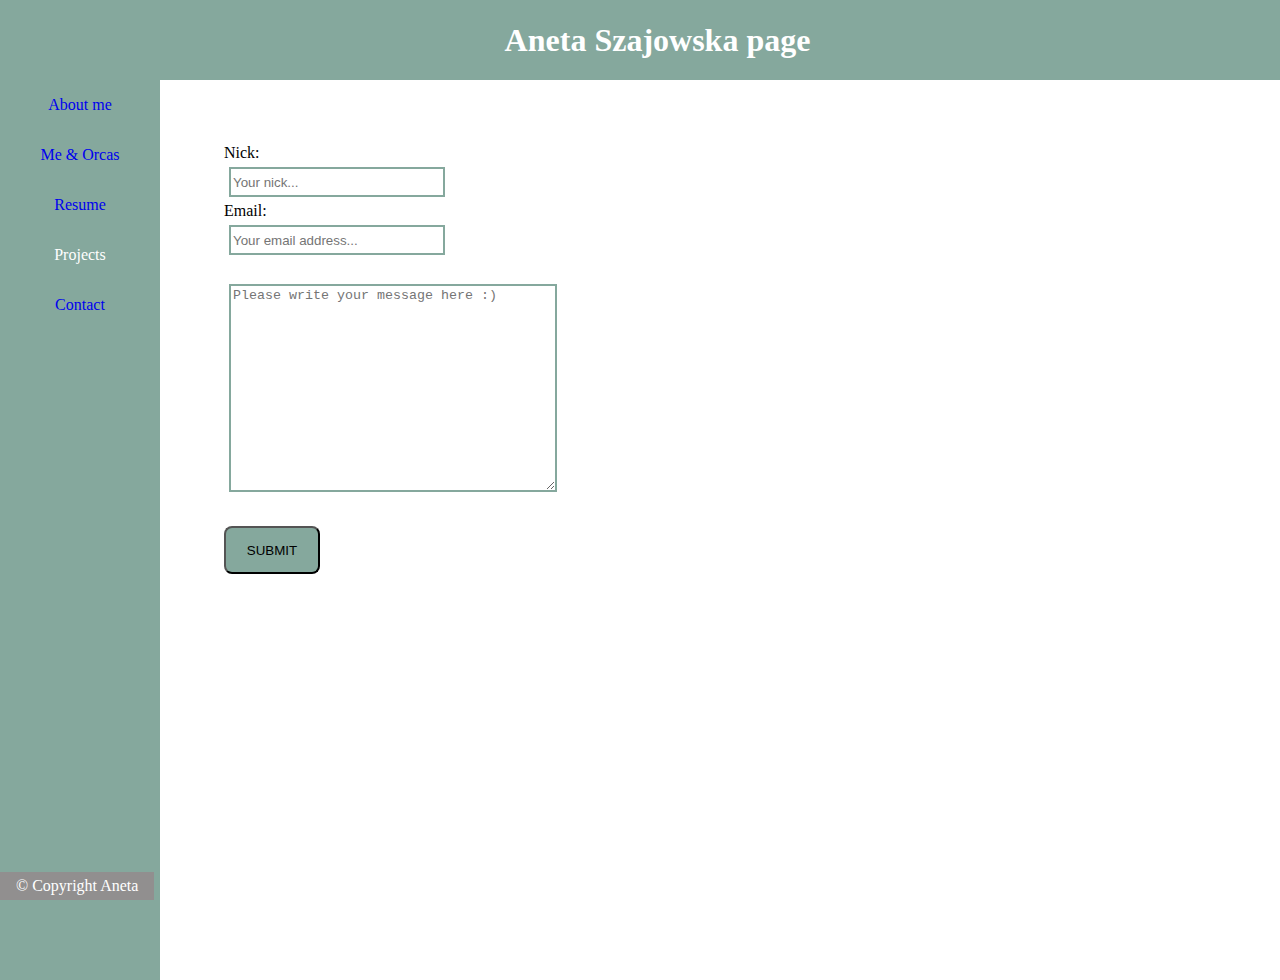
<file: contact/index.html>
<!DOCTYPE html>
<html>
    <head>
        <meta charset="UTF-8" name="viewport" content="width=device-width, initial-scale=1">
        <title>Aneta Szajowka page</title>
        <link rel="stylesheet" href="../main.css">
        <link rel="stylesheet" href="main.css">
    </head>
    <body>
        <header class="main-header">
            <button class="hamburger-button">
                <span class="hamburger-button__bar"></span>
                <span class="hamburger-button__bar"></span>
                <span class="hamburger-button__bar"></span>
            </button>
            <h1>Aneta Szajowska page</h1>
        </header>
        <main>
            <nav class="main-nav">
                <ul class="nav-bar__items">
                    <li><a href="../index.html">About me</a></li>
                    <li><a href="../orcas/index.html">Me & Orcas</a></li>
                    <li><a href="../resume/index.html" target="_blank">Resume</a></li>
                    <li>Projects</li>
                    <li><a href="index.html">Contact</a></li>
                </ul>    
            </nav>
            <div>
                <form class="contact-form">
                    <label for="nick">Nick: <input id="nick" type="text" name="nick" placeholder="Your nick..."/></label>
                    <label for="email">Email: <input id="email" type="email" name="email" placeholder="Your email address..." required/></label>
                    <label><textarea id="message-content" type="text" name="content" placeholder="Please write your message here :)"></textarea></label>
                    <button class="submit-btn">SUBMIT</button>
                </form>
            </div>
        </main>
        <footer>© Copyright Aneta</footer>
    <script src="../app.js"></script>
    </body>
</html>
</file>
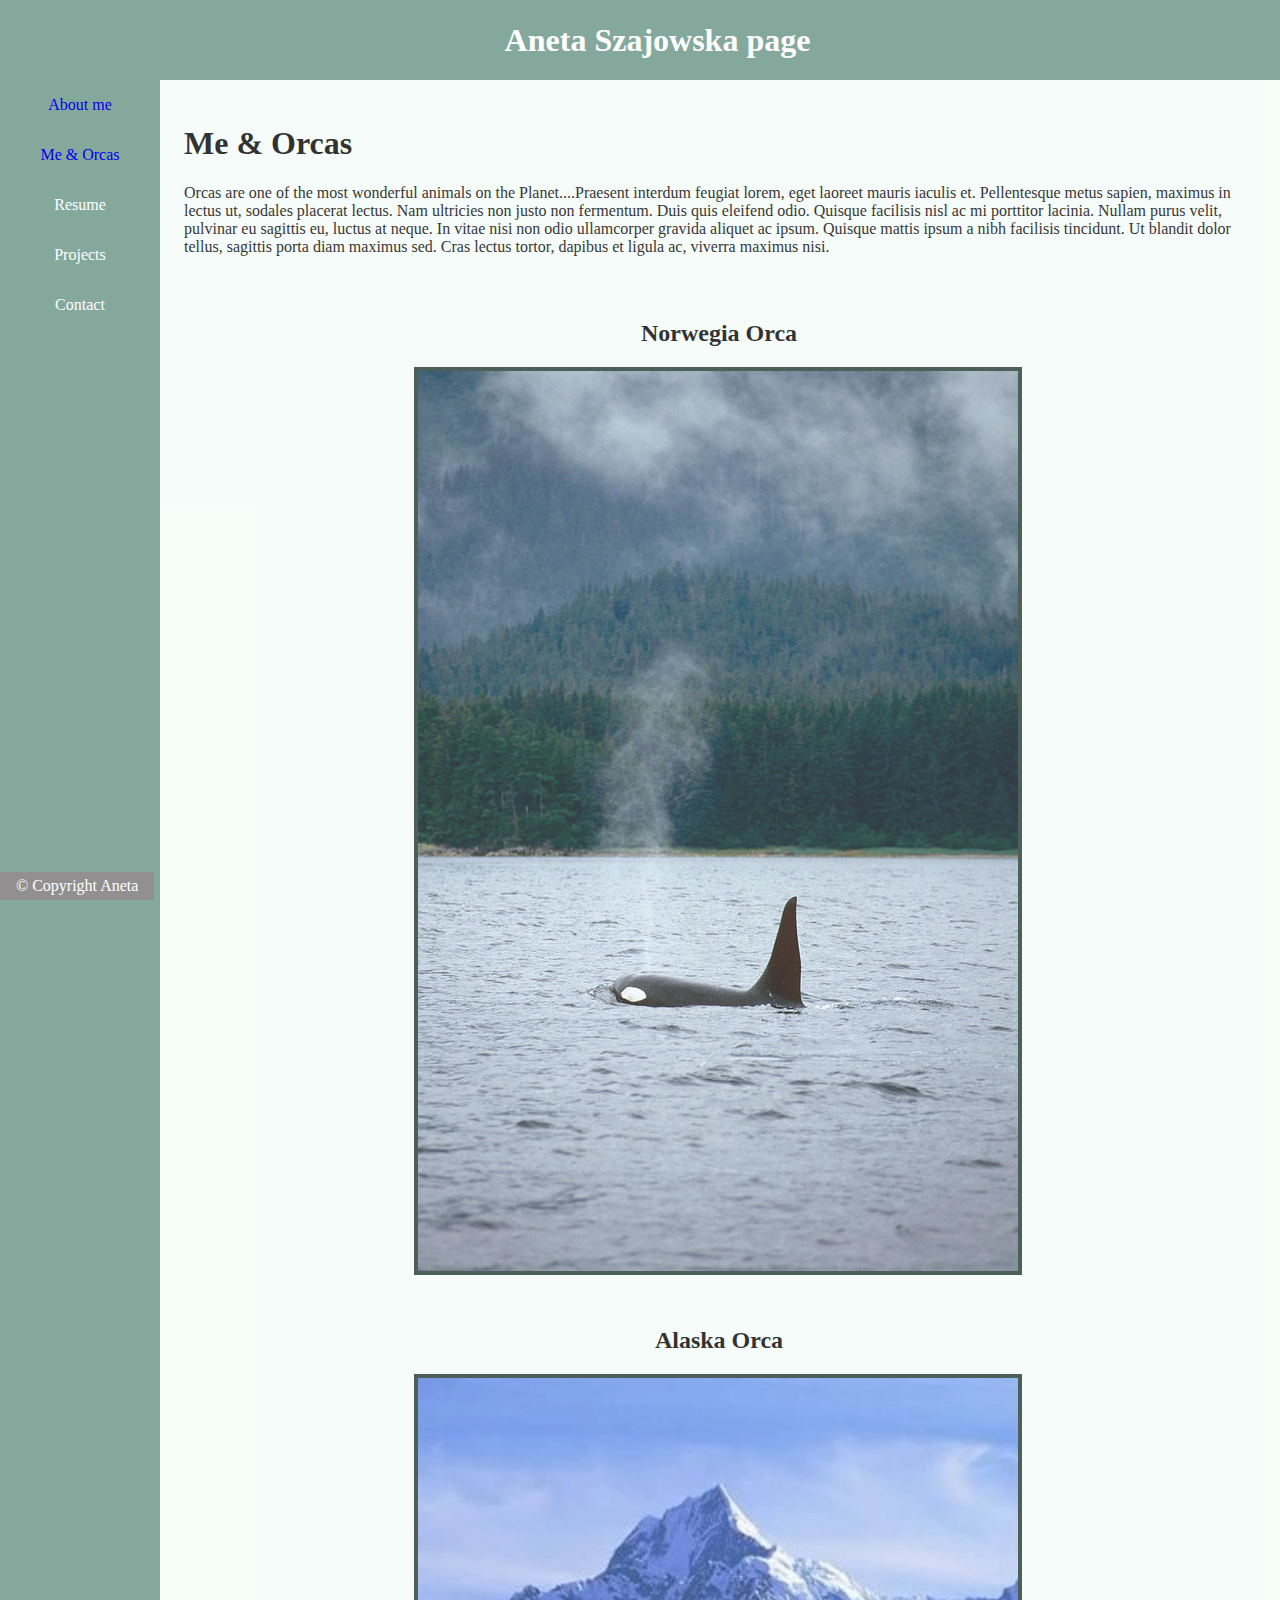
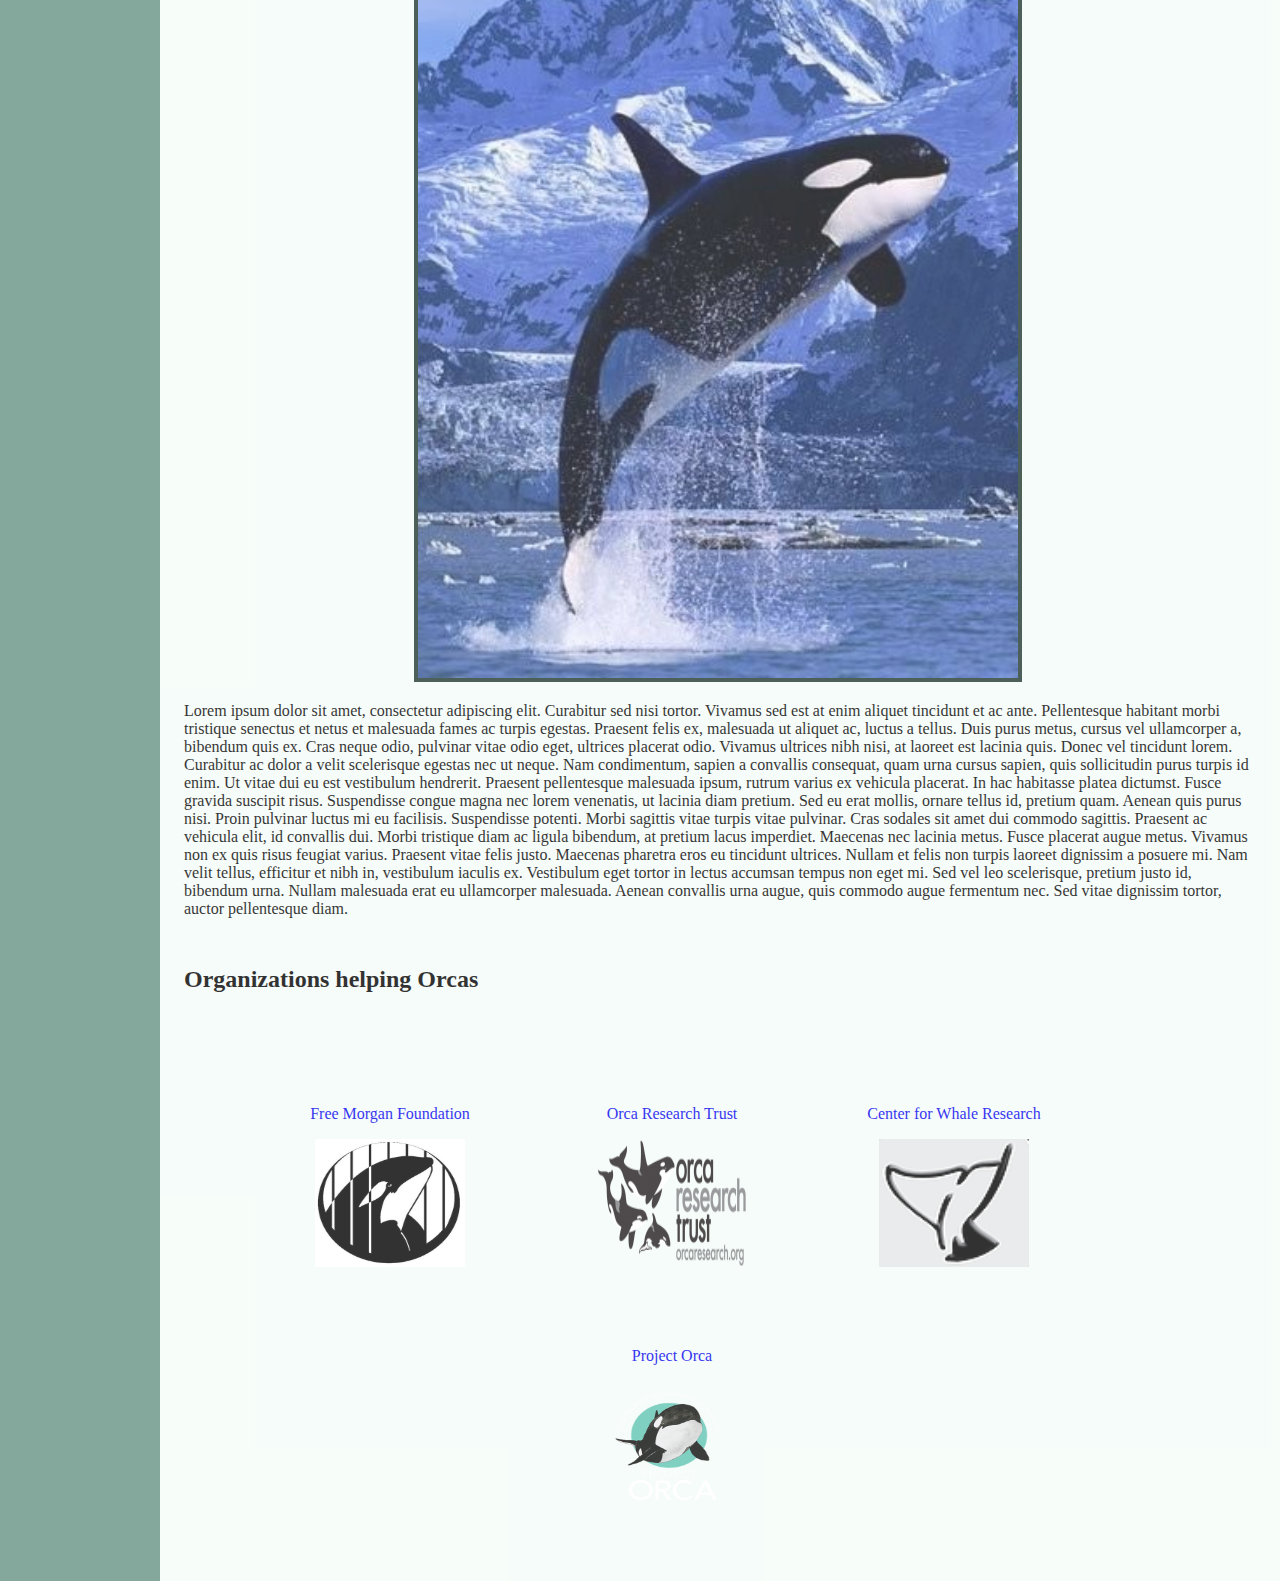
<file: orcas/index.html>
<!DOCTYPE html>
<html>
    <head>
        <meta charset="UTF-8">
        <title>Aneta Szajowka page</title>
        <link rel="stylesheet" href="../main.css">
        <link rel="stylesheet" href="orcas.css">
    </head>
    <body>
        <header class="main-header">
            <button class="hamburger-button">
                <span class="hamburger-button__bar"></span>
                <span class="hamburger-button__bar"></span>
                <span class="hamburger-button__bar"></span>
            </button>
            <h1>Aneta Szajowska page</h1>
        </header>
        <main>
            <nav class="main-nav">
                <ul class="nav-bar__items">
                    <li><a href="../index.html">About me</a></li>
                    <li><a href="index.html">Me & Orcas</a></li>
                    <li>Resume</li>
                    <li>Projects</li>
                    <li>Contact</li>
                </ul>    
            </nav>
            <div class="main-orca-content">
                <h1>Me & Orcas</h1>
                <p>Orcas are one of the most wonderful animals on the Planet....Praesent interdum feugiat lorem, eget laoreet mauris iaculis et. Pellentesque metus sapien, maximus in lectus ut, sodales placerat lectus. Nam ultricies non justo non fermentum. Duis quis eleifend odio. Quisque facilisis nisl ac mi porttitor lacinia. Nullam purus velit, pulvinar eu sagittis eu, luctus at neque. In vitae nisi non odio ullamcorper gravida aliquet ac ipsum. Quisque mattis ipsum a nibh facilisis tincidunt. Ut blandit dolor tellus, sagittis porta diam maximus sed. Cras lectus tortor, dapibus et ligula ac, viverra maximus nisi. </p>
                <div class="orca-album">
                    <div>
                        <h2>Norwegia Orca</h2>
                        <div class="image-container">
                            <img src="../images/orca.jpg" alt="the norwegian orca photo" id="norwegian-orca__photo">
                        </div>
                    </div>
                   <div>
                        <h2>Alaska Orca</h2>
                        <div class="image-container">
                            <img src="../images/alaska_orca.jpg" alt="the alaska orca photo" id="alaska-orca__photo">
                        </div>
                   </div>
                </div>
                <p>Lorem ipsum dolor sit amet, consectetur adipiscing elit. Curabitur sed nisi tortor. Vivamus sed est at enim aliquet tincidunt et ac ante. Pellentesque habitant morbi tristique senectus et netus et malesuada fames ac turpis egestas. Praesent felis ex, malesuada ut aliquet ac, luctus a tellus. Duis purus metus, cursus vel ullamcorper a, bibendum quis ex. Cras neque odio, pulvinar vitae odio eget, ultrices placerat odio. Vivamus ultrices nibh nisi, at laoreet est lacinia quis. Donec vel tincidunt lorem. Curabitur ac dolor a velit scelerisque egestas nec ut neque. Nam condimentum, sapien a convallis consequat, quam urna cursus sapien, quis sollicitudin purus turpis id enim. Ut vitae dui eu est vestibulum hendrerit. Praesent pellentesque malesuada ipsum, rutrum varius ex vehicula placerat.

                        In hac habitasse platea dictumst. Fusce gravida suscipit risus. Suspendisse congue magna nec lorem venenatis, ut lacinia diam pretium. Sed eu erat mollis, ornare tellus id, pretium quam. Aenean quis purus nisi. Proin pulvinar luctus mi eu facilisis. Suspendisse potenti.
                        
                        Morbi sagittis vitae turpis vitae pulvinar. Cras sodales sit amet dui commodo sagittis. Praesent ac vehicula elit, id convallis dui. Morbi tristique diam ac ligula bibendum, at pretium lacus imperdiet. Maecenas nec lacinia metus. Fusce placerat augue metus. Vivamus non ex quis risus feugiat varius. Praesent vitae felis justo.
                        
                        Maecenas pharetra eros eu tincidunt ultrices. Nullam et felis non turpis laoreet dignissim a posuere mi. Nam velit tellus, efficitur et nibh in, vestibulum iaculis ex. Vestibulum eget tortor in lectus accumsan tempus non eget mi. Sed vel leo scelerisque, pretium justo id, bibendum urna. Nullam malesuada erat eu ullamcorper malesuada. Aenean convallis urna augue, quis commodo augue fermentum nec. Sed vitae dignissim tortor, auctor pellentesque diam.</p>
                <h2>Organizations helping Orcas</h2>
                <ul class="organizations-list">
                    <li>
                        <a href="http://www.freemorgan.org/">Free Morgan Foundation</a>
                        <div class="logo-container">
                            <img src="../images/logos/free_morgan.jpg" alt="free morgan foundation logo">
                        </div>
                    </li>
                    <li>
                        <a href="http://www.orcaresearch.org/">Orca Research Trust</a>
                        <div class="logo-container">
                            <img src="../images/logos/orca_logo_WHITE5-300x112.png" alt="Orca Research Trust logo">
                        </div>
                    </li>
                    <li>
                        <a href="https://www.whaleresearch.com/">Center for Whale Research</a>
                        <div class="logo-container">
                            <img src="../images/logos/center_for_whales.png" alt="Center for Whale Research logo">
                        </div>
                    </li>
                    <li>
                        <a href="http://www.projectorca.com.au/">Project Orca</a>
                        <div class="logo-container">
                            <img src="../images/logos/project_orca.png" alt="Project Orca logo">
                        </div>
                    </li>
                </ul>
            </div>
        </main>
        <footer>© Copyright Aneta</footer>
    <script src="../app.js"></script>
    </body>
</html>
</file>
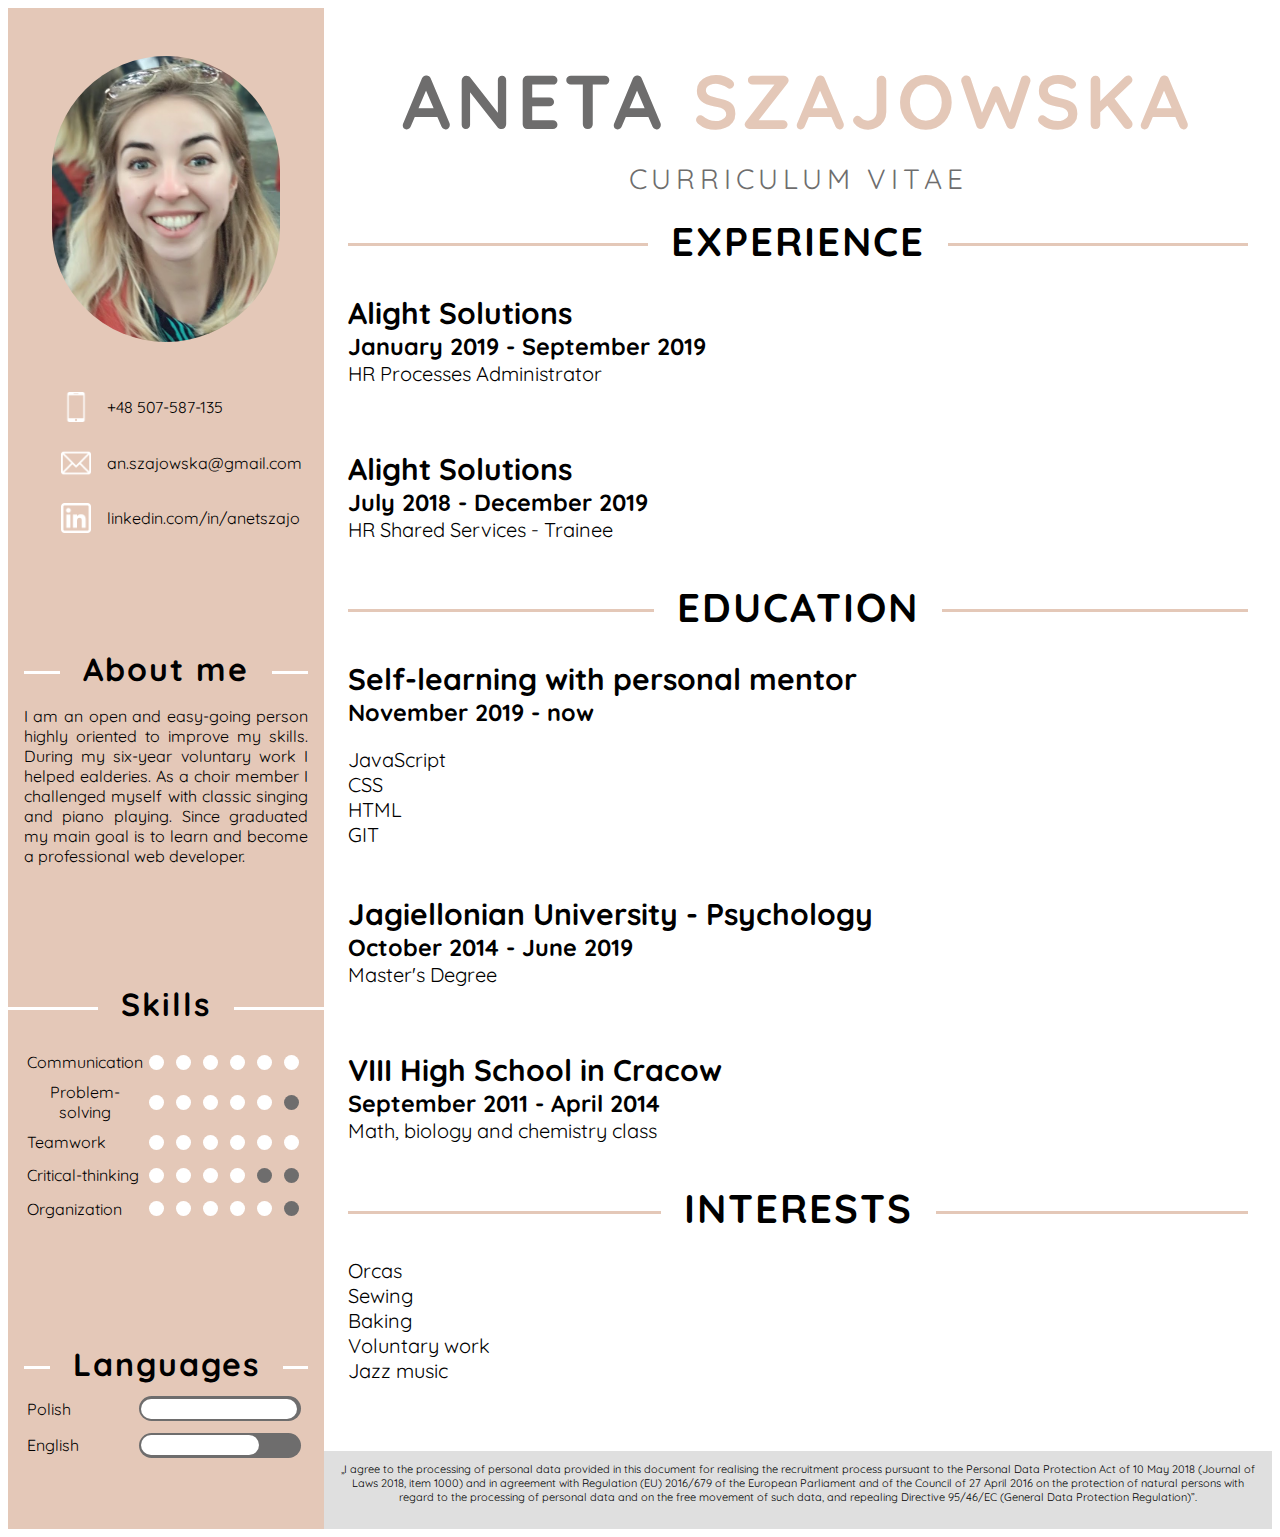
<file: resume/index.html>
<!DOCTYPE html>
<html len="en">
    <head>
        <meta charset="UTF-8">
        <meta http http-equiv="X-UA-Compatible" content="ie=edge">
        <meta name="viewport" content="width=device-width, initial-scale=1.0">
        <title>CV Aneta Szajowska</title>
        <link rel="stylesheet" href="main.css">
        <link href="https://fonts.googleapis.com/css?family=Quicksand:600&display=swap" rel="stylesheet">  
    </head>
    <body>
        <header class="main-header">
            <h1 class="main-header__name">ANETA</h1>
            <h1 class="main-header__surname">SZAJOWSKA</h1>
            <h2>CURRICULUM VITAE</h2>
        </header>
        <section class="side-bar">
            <div class="image-container">
                <img src="../images/fotka.jpg" id="my-photo">
            </div>
            <div class="contact">
                <div class="info-item phone">
                        <div class="svg-container">
                            <img src="../images/smartphone.png" id="phone-img">
                        </div>
                        <div>+48 507-587-135</div>
                </div>
                <div class="info-item email">
                    <div class="svg-container">
                        <img src="../images/mail.png" id="email-img">
                    </div>
                    <div>an.szajowska@gmail.com</div>
                </div>
                <div class="info-item linkedin">
                    <div class="svg-container">
                        <img src="../images/linkedin.png" id="phone-img">
                    </div>
                    <div>linkedin.com/in/anetszajo</div>
                </div>
            </div>
            <div class="about-me">
                <h1><span>About me</span></h1>
                <p>I am an open and easy-going person highly oriented to improve my skills.
                    During my six-year voluntary work I helped ealderies. As a choir member I challenged myself with classic singing and piano playing.
                    Since graduated my main goal is to learn and become a professional web developer.</p>
            </div>
            <div class="skills">
                    <h1><span>Skills</span></h1>
                    <div class="skills-items">
                        <div class="skill-item">
                            <div>Communication</div>
                            <div class="progressbar-dots">
                                <div class="dot__filled"></div>
                                <div class="dot__filled"></div>
                                <div class="dot__filled"></div>
                                <div class="dot__filled"></div>
                                <div class="dot__filled"></div>
                                <div class="dot__filled"></div>
                            </div>
                        </div>
                        <div class="skill-item">
                            <div>Problem-solving</div>
                            <div class="progressbar-dots">
                                <div class="dot__filled"></div>
                                <div class="dot__filled"></div>
                                <div class="dot__filled"></div>
                                <div class="dot__filled"></div>
                                <div class="dot__filled"></div>
                                <div></div>
                            </div>
                        </div>
                        <div class="skill-item">
                            <div>Teamwork</div>
                            <div class="progressbar-dots">
                                <div class="dot__filled"></div>
                                <div class="dot__filled"></div>
                                <div class="dot__filled"></div>
                                <div class="dot__filled"></div>
                                <div class="dot__filled"></div>
                                <div class="dot__filled"></div>
                            </div>
                        </div>
                        <div class="skill-item">
                            <div>Critical-thinking</div>
                            <div class="progressbar-dots">
                                <div class="dot__filled"></div>
                                <div class="dot__filled"></div>
                                <div class="dot__filled"></div>
                                <div class="dot__filled"></div>
                                <div></div>
                                <div></div>
                            </div>
                        </div>
                        <div class="skill-item">
                            <div>Organization</div>
                            <div class="progressbar-dots">
                                <div class="dot__filled"></div>
                                <div class="dot__filled"></div>
                                <div class="dot__filled"></div>
                                <div class="dot__filled"></div>
                                <div class="dot__filled"></div>
                                <div></div>
                            </div>
                        </div>
                    </div>
            </div>
            <div class="languages">
                <h1><span>Languages</span></h1>
                <div>
                <div class=language>
                    <div>Polish</div>
                    <div id="progressbar-pol">
                        <div></div>
                    </div>
                </div>
                <div class="language">
                    <div>English</div>
                    <div id="progressbar-eng">
                        <div></div>
                    </div>
                </div>
            </div>
        </section>
        <main class="content">
            <section class="experience">
                <h1><span>EXPERIENCE</span></h1>
                <h2>Alight Solutions</h2>
                <h3>January 2019 - September 2019</h3>
                <p>HR Processes Administrator</p>     
                <h2>Alight Solutions</h2>
                <h3>July 2018 - December 2019</h3>
                <p>HR Shared Services - Trainee</p>     
            </section>
            <section class="education">
                <h1><span>EDUCATION</span></h1>
                <h2>Self-learning with personal mentor</h2>
                <h3>November 2019 - now</h3>
                <ul class="education-list">
                    <li>JavaScript</li>
                    <li>CSS</li>
                    <li>HTML</li>
                    <li>GIT</li>
                </ul>
                <h2>Jagiellonian University - Psychology</h2>
                <h3>October 2014 - June 2019</h3>
                <p>Master's Degree</p>
                <h2>VIII High School in Cracow</h2>
                <h3>September 2011 - April 2014</h3>
                <p>Math, biology and chemistry class</p>
            </section>
            <section class="interests">
                <h1><span>INTERESTS</span></h1>
                <ul class="interests-list">
                    <li>Orcas</li>
                    <li>Sewing</li>
                    <li>Baking</li>
                    <li>Voluntary work</li>
                    <li>Jazz music</li>
                </ul>
            </section>
        </main>
        <footer class="main-footer">„I agree to the processing of personal data provided in this document for realising the recruitment process pursuant to the Personal Data Protection Act of 10 May 2018 (Journal of Laws 2018, item 1000) and in agreement with Regulation (EU) 2016/679 of the European Parliament and of the Council of 27 April 2016 on the protection of natural persons with regard to the processing of personal data and on the free movement of such data, and repealing Directive 95/46/EC (General Data Protection Regulation)”.</footer>
    </body>
</html>
</file>
<file: main.css>
html {
    height: 100%;
}

body {
    min-height: 100%;
    margin: unset;
}

.main-header {
    background-color: rgb(133, 168, 157);
    color: white;
    display: flex;
    flex-direction: row;
    align-items: center;
    justify-content: flex-start;
    padding-left: 1rem;
    z-index: 1;
    position: fixed;
    width: 100%;
    height: 5rem;
}

.main-header h1 {
    display: flex;
    flex-direction: column;
    justify-content:  center;
    align-items: center;
    text-align: center;
    width: 100%;
    margin-left: 3px;
}

.hamburger-button {
    background: transparent;
    display: flex;
    flex-direction: column;
    border: 1px solid rgb(42, 58, 53);
    padding: 0;
}

.hamburger-button__bar {
    background: rgb(42, 58, 53);
    display: block;
    width: 20px;
    height: 2px;
    margin: 0.2rem;
}

.main-nav{
    display: none;
    width: 160px;
    text-align: center;
}

.visible {
    display: block;
}

.nav-bar__items {
    background-color: rgb(133, 168, 157);
    color: white;
    list-style: none;
    text-align: center;
    height: 100%;
    margin: 0;
    padding-left: 0;
}

.nav-bar__items li{
    padding: 1rem 2.5rem;
    width: 5rem;
}
.nav-bar__items li:hover,
.nav-bar__items li:active {
    background: rgb(196, 190, 190);
}

main {
    display: flex;
    flex-direction: row;
    padding-top: 5rem;
}

.main-content {
    padding: 1.5rem;
    background-image: url("./images/flowers.jpg");
    background-size: cover;
    background-repeat: no-repeat;
    opacity: 0.8;
}

#photo{
    border-radius: 2rem;
    height: 19rem;
}

a {
    text-decoration: none;
}
a:visited{
    color: gray;
    
}

footer {
    background-color: rgb(145, 143, 143);
    color: white;
    position: fixed;
    left: 0;
    bottom: 0;
    padding: 0.3rem 1rem;
}


@media (min-width: 40rem) {
    .hamburger-button {
        display: none;
    }
    .main-nav {
        display: inline-block;
    }
}
</file>
<file: contact/main.css>
.nav-bar__items {
    height: 100vh;
}

.contact-form {
    text-align: justify;
    display: block;
    margin: 4rem;
}

input {
    height: 1.5rem;
    width: 13rem;
    border: 2px solid rgb(133, 168, 157);
    display: block;
    margin: 5px;
}

textarea[name=content] {
    margin-top: 24px;
    margin-left: 5px;
    width: 20rem;
    height: 200px;
    border: 2px solid rgb(133, 168, 157)
}

.submit-btn,
.get-btn{
    height: 3rem;
    width: 6rem;
    border-radius: 8px;
    background: rgb(133, 168, 157);
    margin-top: 30px;
    display: block;
}

.submit-btn:hover,
.submit-btn:active,
.get-btn:hover,
.get-btn:active {
    background: rgb(182, 179, 179);

}

.new-post{
    margin: 2rem 4rem 2rem 4rem;
}

.new-post h1,
.new-post h2 {
    margin: 0.5rem 0;
    font-size: large;
}
</file>
<file: orcas/orcas.css>
.main-orca-content {
    padding: 1.5rem;
    background-color: rgb(245, 252, 248);
    opacity: 0.8;
}

.orca-album{
    display: block;
    text-align: center;
}

.image-container{
    width: 600px;
    height: 900px;
    overflow: hidden;
    border: 4px solid rgb(33, 56, 48);
}

#norwegian-orca__photo {
    grid-area: norwegian;
}

#alaska-orca__photo {
    grid-area: alaska;
    height: 100%;
}

.organizations-list{
    list-style: none;    
    padding-left: 0;
    margin-top: 2rem;
    text-align: center;
    padding: 1rem;
}

/* .organizations-list li {
    width: 50%;
} */

h2 {
    margin-top: 3rem;
}

.logo-container{
    height: 8rem;
    margin: 1rem;
    min-width: fit-content;
}

.logo-container img{
    height: 100%;
    width: 150px;
}

@media (min-width: 40rem) {
    .organizations-list li{
        display: inline-block;
        margin-right: 6rem;
        margin-top: 4rem;
    }
    .orca-album div{
        display: inline-block;
        margin-right: 2px;
    }
}
</file>
<file: resume/main.css>
body {
    display: grid;
    grid-template-columns: 25% auto;
    grid-template-rows: auto auto 78px;
    grid-template-areas:  "side-bar header" 
                        "side-bar content"
                        "side-bar footer";
    font-family: 'Quicksand', sans-serif;
}

.main-header{
    display: grid;
    grid-row: auto;
    grid-template-areas: "name surname"
                        "cv cv";
    grid-column: header;
    color: rgb(110, 109, 109);
    padding: 2rem;
    height: 5rem;
    font: 600 38px 'Quicksand', sans-serif;
    letter-spacing: 0.3rem;
    margin-bottom: 0;
}

.main-header h1{
    margin: 0;
    padding: 0.8rem;
    grid-area: name surname;
    justify-content: start;
}

.main-header__name{
    text-align: right;
} 

.main-header__surname{
    color: rgb(228, 200, 184);
}

.main-header h2{
    grid-area: cv;
    height: auto;
    margin: 0;
    text-align:  center;
    font: 400 28px 'Quicksand', sans-serif;
}

.content {
    text-align: center;
    font: 400 20px 'Quicksand', sans-serif;
    padding: 1.5rem;
}

.content h1{
    width: 100%;
    border-bottom: 3px solid rgb(228, 200, 184);
    line-height: 0.2rem;
    margin: 10px 0 20px;
    margin-top: 4rem;
}

.content h1 span {
    background:white;
    padding: 0 23px;
    letter-spacing: 2px;
    margin: 1px;
}

.content h2 {
    margin-bottom: 0;
    text-align: left;
    margin-top: 3rem;
}   

.content h3 {
    margin: 0;
    padding: 0;
    text-align: left;
}

.content p {
    margin-bottom: 4rem;
    margin-top: 0;
    text-align: left;
}

.education-list{
    list-style: none;
    text-align: left;
    padding: 0;
}

.interests-list{
    list-style: none;
    text-align: start;
    padding: 1.5rem;
    padding-left: 0;
}

.side-bar {
    display: grid; 
    grid-template-areas: "image"
                        "info"
                        "about-me"
                        "skills"
                        "interests";
    background:rgb(228, 200, 184);
    grid-area: side-bar;
    grid-column: 1;
    justify-content: center;
    align-items: center;
    text-align: center;
    height: 100%;
}

.image-container {
    display: grid;
    grid-column: 1;
    grid-row: 1;
    height: 228px;
    width: 228px;
    justify-items: center;
    align-items: center;
    margin: auto;
}

#my-photo {
    height: 100%;
    width: 100%;
    border-radius: 8rem;
    object-fit: cover;
    object-position: top;
}

.side-bar h1 {
    width: 100%;
    border-bottom: 3px solid white;
    line-height: 0.2rem;
    margin: 10px 0 20px;
}

.side-bar h1 span {
    background: rgb(228, 200, 184);
    padding: 0 23px;
    letter-spacing: 2px;
    margin: 1px;
}

.contact {
    grid-area: info;
    display: flex;
    flex-direction: column;
    align-items: flex-start;
    margin-left: 2rem;
}

.info-item{
    display: flex;
    flex-direction: row;
    justify-content: center;
    padding: 0.3rem;
    align-items: center;
    padding: 0.8rem;
}
.info-item div {
    margin-left: 0.5rem;
}

.svg-container {
    width: 30px;
    height: 30px;
    border-radius: 50%;
    text-align: center;
    margin-right: 0.5rem;
}

#phone-img,
#email-img,
#linkeid-img{
    width: 100%;
    height: 100%;
}


.about-me{
    grid-area: about-me;
    padding: 1rem;
    justify-content: center;
}

.about-me p {
    text-align: justify;
    margin-top: 2rem;
}

.skills-items,
.languages {
    display: flex;
    flex-direction: column;
    padding: 1rem;
}

.skill-item,
.language {
    display: flex;
    flex-direction: row;
    justify-content: space-between;
    align-items: center;
    margin: 0.2rem;
}

.progressbar-dots{
    display: flex;
    flex-direction: row;
    justify-content: center;
}

.progressbar-dots > div{
    background-color: rgb(110, 109, 109);
    border-radius: 20px;
    padding: 2.5px;
    margin: 6px;
    width: 10px;
    height: 10px;
}

.progressbar-dots .dot__filled {
    background: white;
}

#progressbar-pol,
#progressbar-eng {
    background-color: rgb(110, 109, 109);
    border-radius: 13px;
    padding: 2.5px;
    margin: 4px;
    width: 157.5px;
}

#progressbar-pol > div {
    background-color: white;
    width: 99%;
    height: 20px;
    border-radius: 10px;
}

#progressbar-eng > div {
    background-color: white;
    width: 75%;
    height: 20px;
    border-radius: 10px;
}

footer{
    grid-area: footer;
    font-size: 11px;
    padding: 0.7rem;
    text-align: center;
    justify-content: center;
    background:rgba(110, 109, 109, 0.22);
}
</file>
